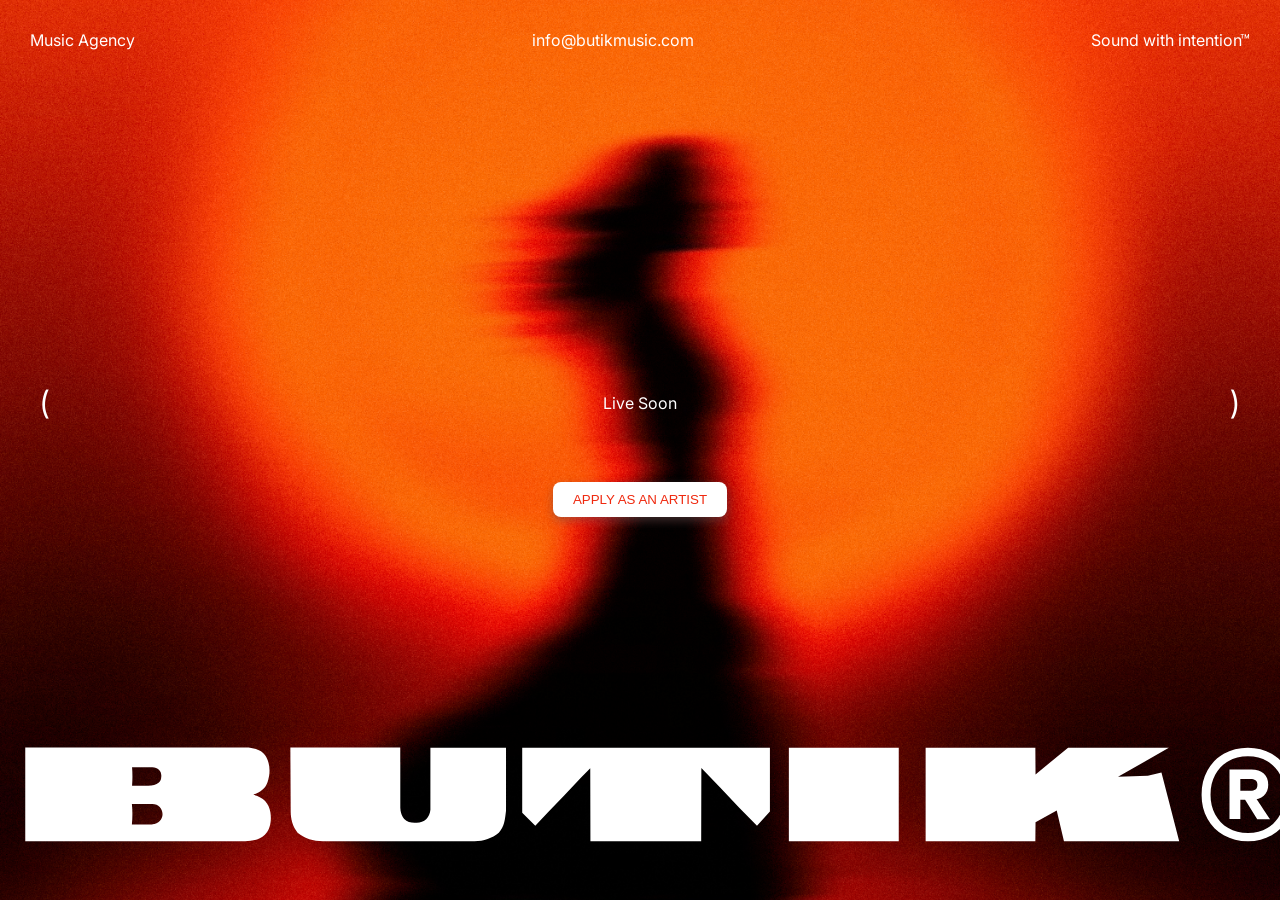
<file: index.html>
<!DOCTYPE html>
<html lang="en">
<head>
  <meta charset="UTF-8">
  <meta name="viewport" content="width=device-width, initial-scale=1.0">
  <title>Music Agency</title>
  <link rel="stylesheet" href="assets/base.css">
  <link rel="stylesheet" href="style.css">
  <link rel="preconnect" href="https://fonts.googleapis.com">
  <link rel="preconnect" href="https://fonts.gstatic.com" crossorigin>
  <link href="https://fonts.googleapis.com/css2?family=Inter:wght@400;500;600&display=swap" rel="stylesheet">
</head>
<body>
  <div class="container">
    <header class="header">
      <div class="header-top">
        <div class="header-left">Music Agency</div>
        <div class="header-center desktop-only"><a href="mailto:info@butikmusic.com">info@butikmusic.com</a></div>
        <div class="header-right">Sound with intention<span class="tm">™</span></div>
      </div>
      <div class="header-center mobile-only"><a href="mailto:info@butikmusic.com">info@butikmusic.com</a></div>
    </header>
    
    <main class="main-content">
      <section class="live-soon-section">
        <p class="live-soon-text"><span class="bracket">(</span> Live Soon <span class="bracket">)</span></p>
        <a href="./artist-form/index.html" target="_blank" rel="noopener noreferrer">
          <button
            class="artist-form-button"
          >
            Apply as an Artist
          </button>
        </a>
      </section>
      
      <section class="logo-section">
        <img src="assets/logo_white.svg" alt="Music Agency Logo">
      </section>
    </main>
  </div>
</body>
</html>
</file>
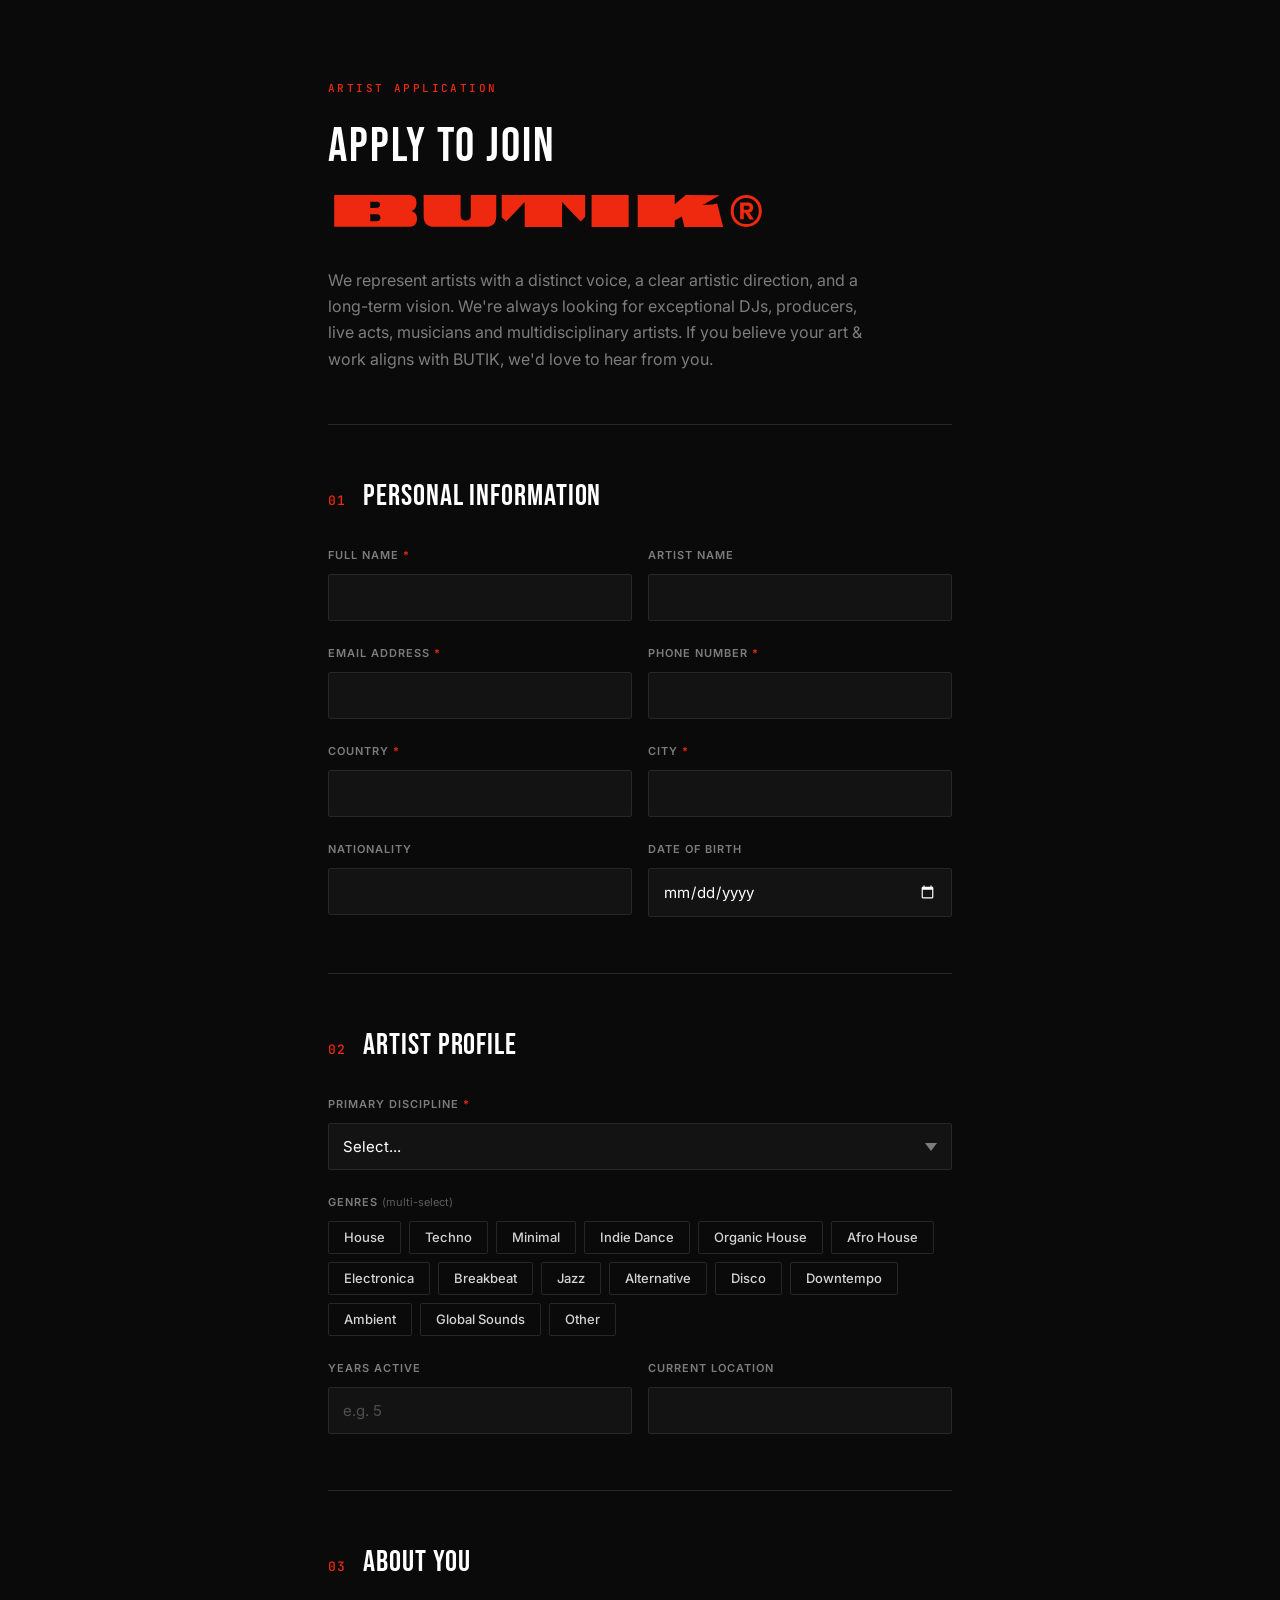
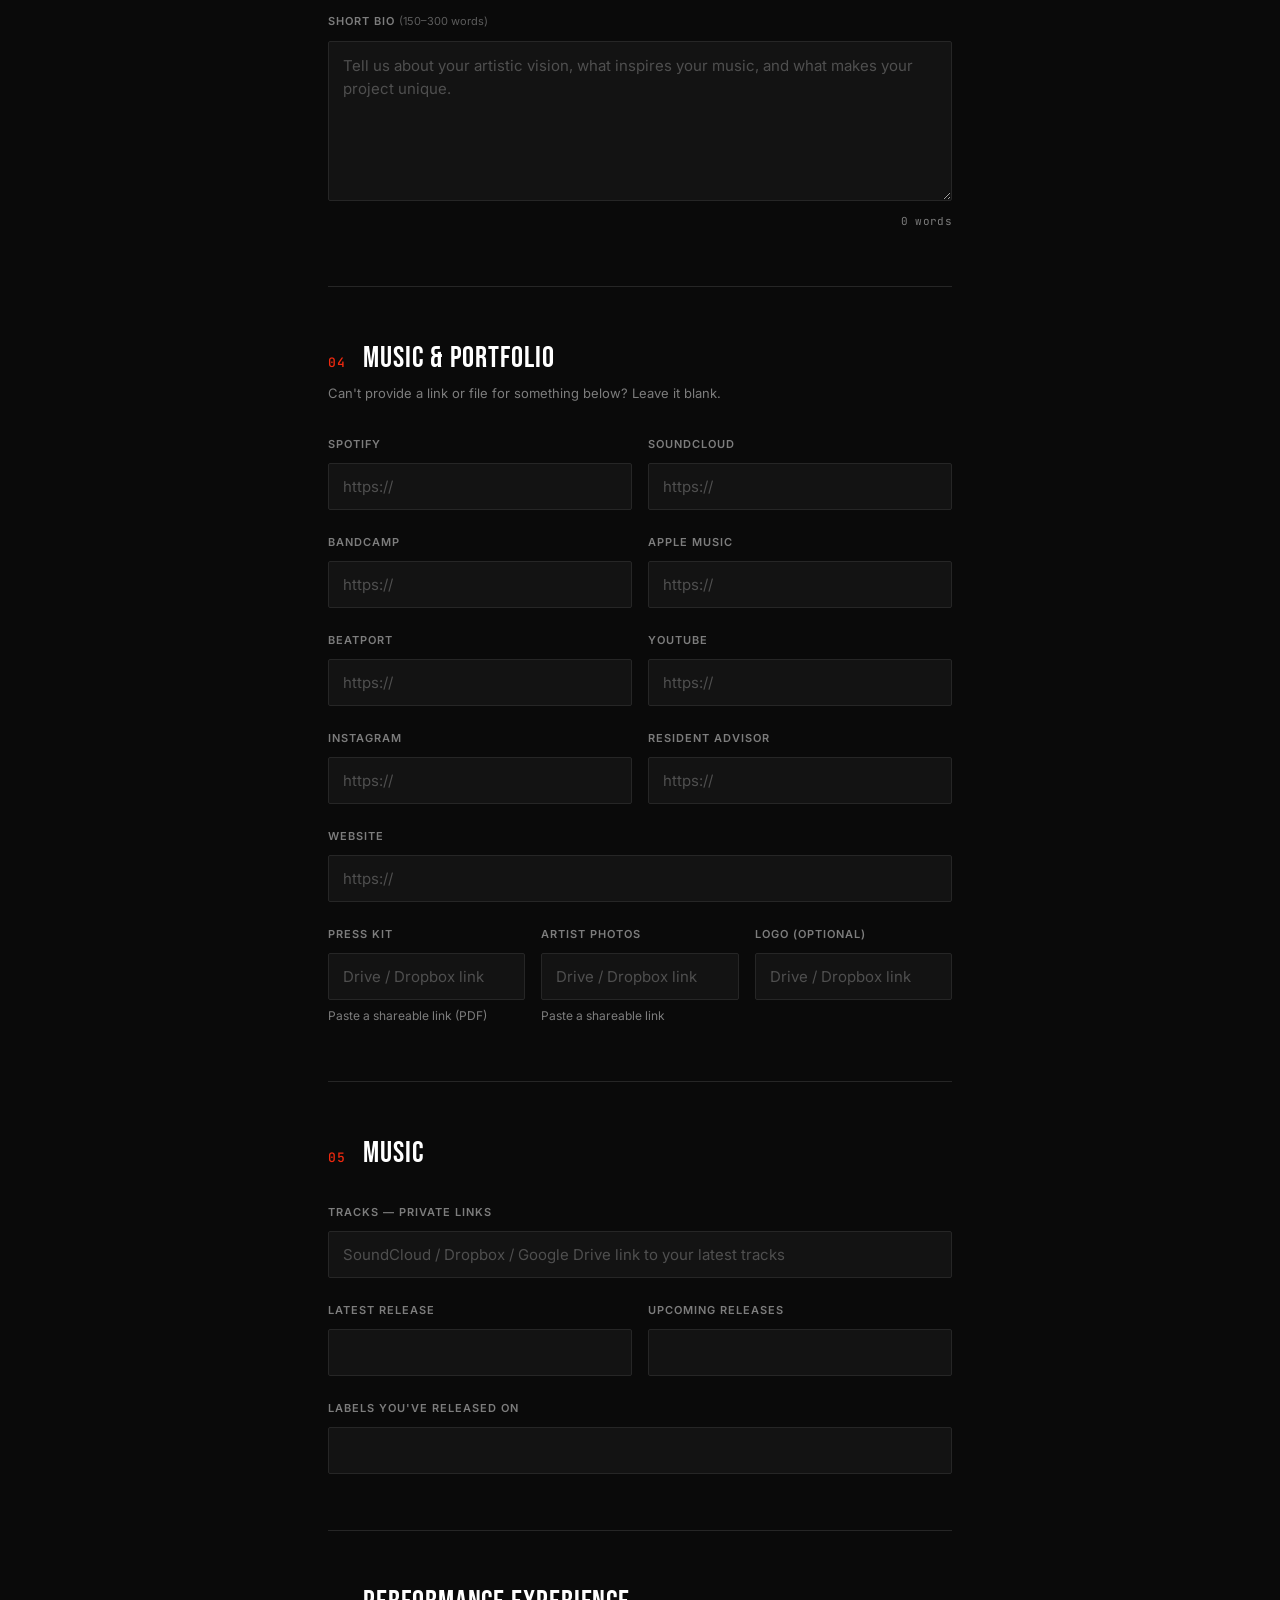
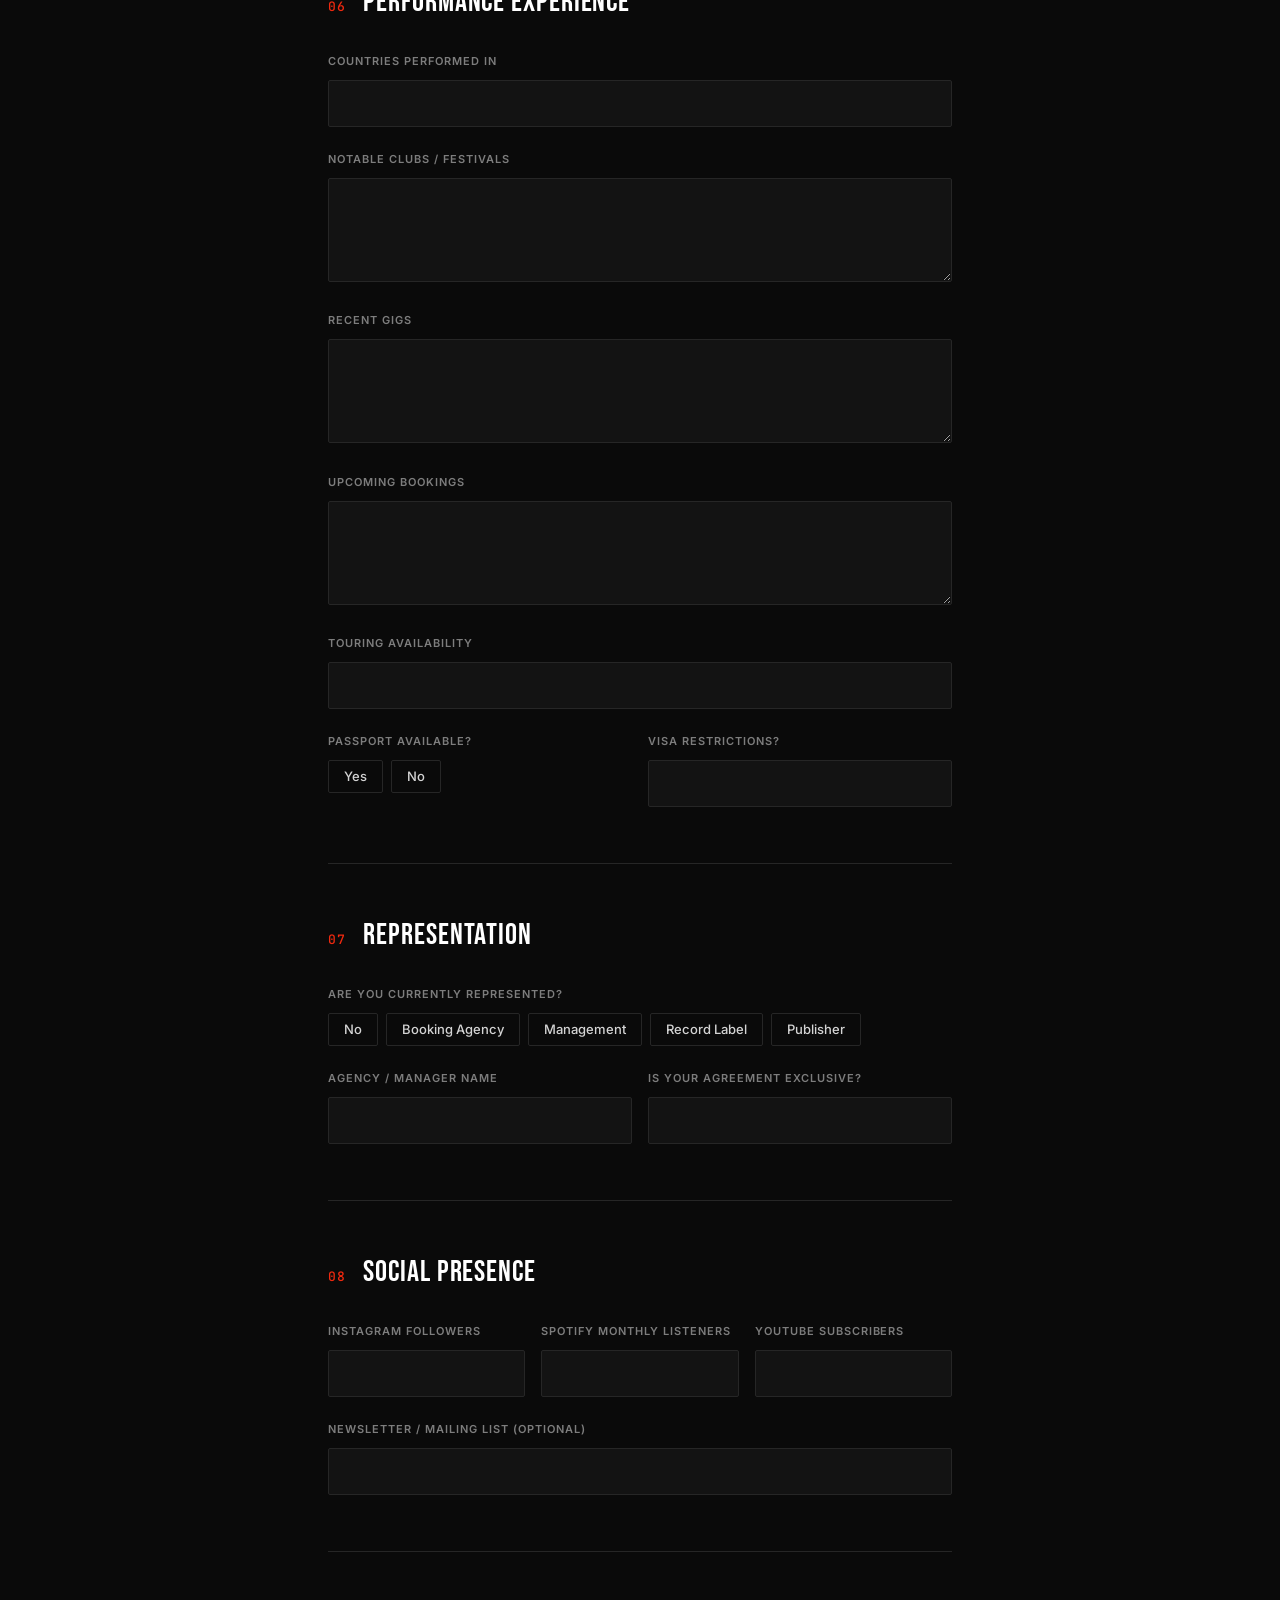
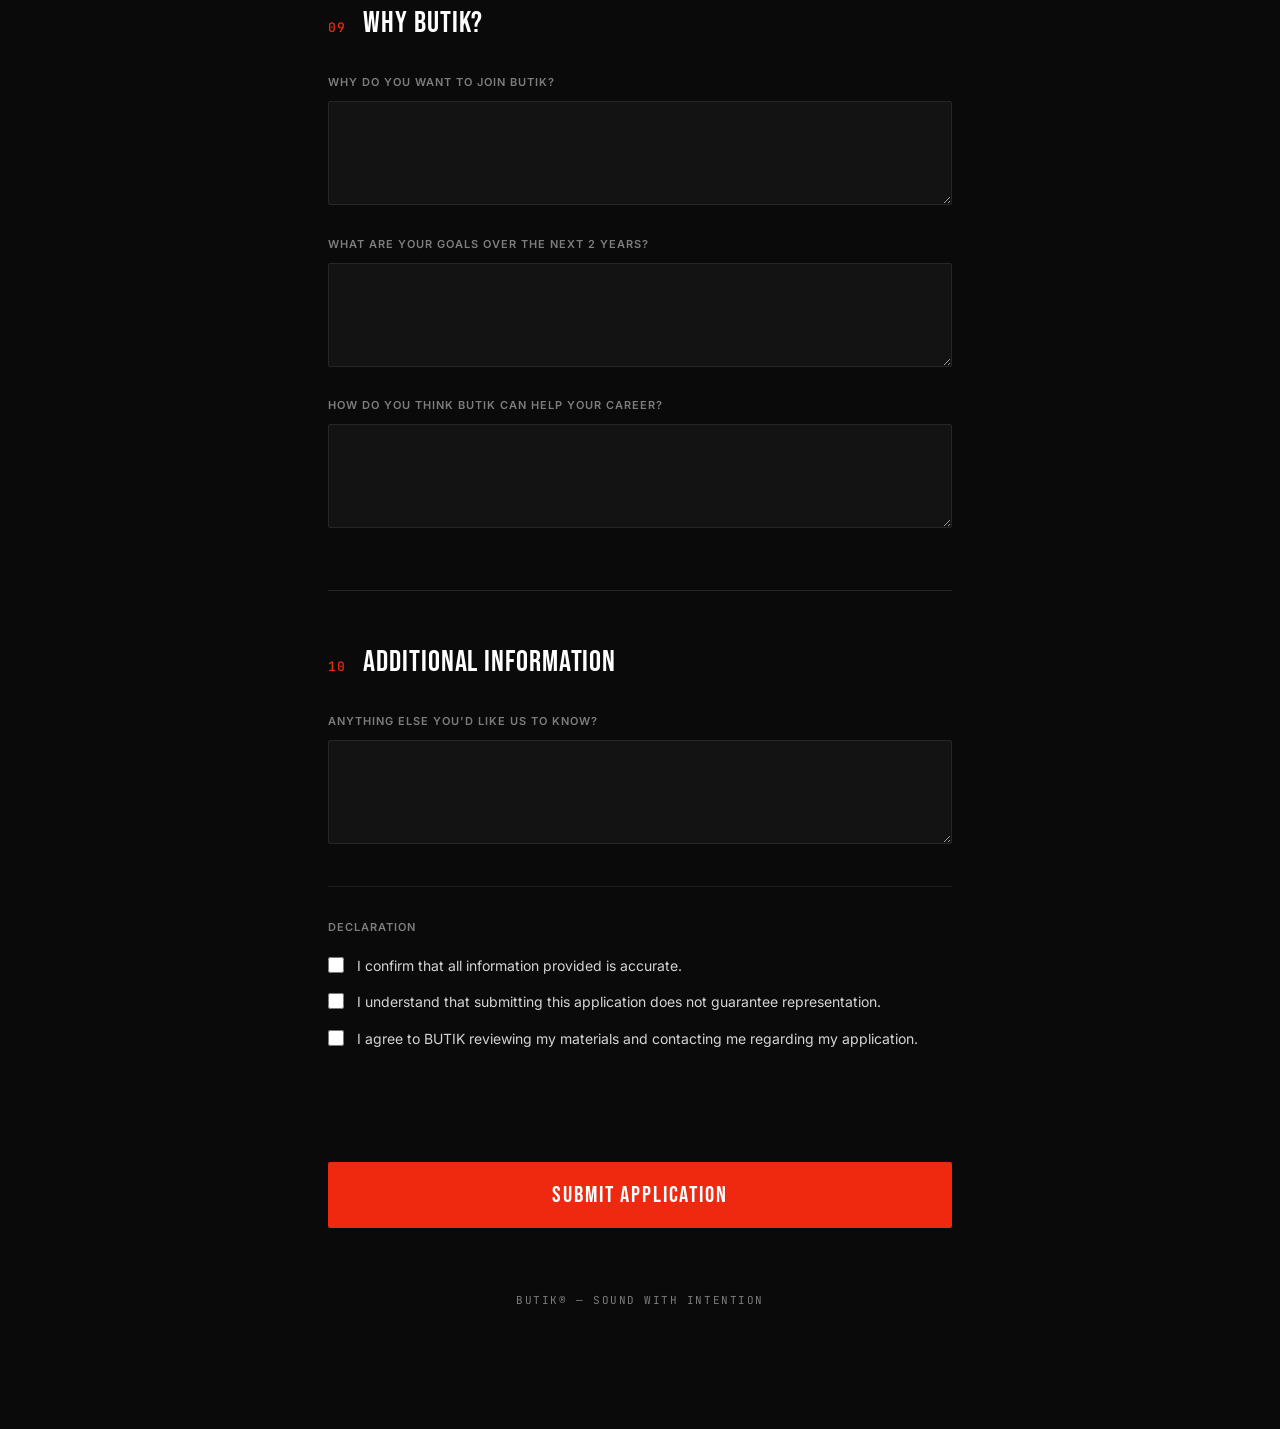
<file: artist-form/index.html>
<!DOCTYPE html>
<html lang="en">
<head>
<meta charset="UTF-8">
<meta name="viewport" content="width=device-width, initial-scale=1.0">
<title>BUTIK® — Artist Application</title>
<link rel="preconnect" href="https://fonts.googleapis.com">
<link href="https://fonts.googleapis.com/css2?family=Bebas+Neue&family=Inter:wght@400;500;600;700&family=JetBrains+Mono:wght@400;500&display=swap" rel="stylesheet">
<link rel="stylesheet" href="../assets/base.css">
<link rel="stylesheet" href="form.css">
</head>
<body>
<div id="rail"></div>

<div class="wrap" id="formWrap">

  <header class="hero">
    <div class="eyebrow">Artist Application</div>
    <h1 class="hero-title">Apply to join</h1>
    <img class="logo-mark" src="../assets/logo_red.svg" alt="BUTIK®">
    <p class="lede">We represent artists with a distinct voice, a clear artistic direction, and a long-term vision. We're always looking for exceptional DJs, producers, live acts, musicians and multidisciplinary artists. If you believe your art & work aligns with BUTIK, we'd love to hear from you.</p>
  </header>

  <form id="butikForm" novalidate>

    <!-- 1 -->
    <section class="block">
      <div class="sec-head"><span class="sec-num">01</span><span class="sec-title">Personal Information</span></div>
      <div class="row2">
        <div class="field"><label class="required">Full Name</label><input type="text" id="fullName" required></div>
        <div class="field"><label>Artist Name</label><input type="text" id="artistName"></div>
      </div>
      <div class="row2">
        <div class="field"><label class="required">Email Address</label><input type="email" id="email" required></div>
        <div class="field"><label class="required">Phone Number</label><input type="tel" id="phone" required></div>
      </div>
      <div class="row2">
        <div class="field"><label class="required">Country</label><input type="text" id="country" required></div>
        <div class="field"><label class="required">City</label><input type="text" id="city" required></div>
      </div>
      <div class="row2">
        <div class="field"><label>Nationality</label><input type="text" id="nationality"></div>
        <div class="field"><label>Date of Birth</label><input type="date" id="dob"></div>
      </div>
    </section>

    <!-- 2 -->
    <section class="block">
      <div class="sec-head"><span class="sec-num">02</span><span class="sec-title">Artist Profile</span></div>
      <div class="field">
        <label class="required">Primary Discipline</label>
        <select id="discipline" required>
          <option value="">Select...</option>
          <option>DJ</option><option>Producer</option><option>Live Act</option>
          <option>Band</option><option>Vocalist</option><option>Musician</option>
          <option>Hybrid Live</option><option>Other</option>
        </select>
      </div>
      <div class="field" id="disciplineOtherField" style="display:none;">
        <label>Please Specify</label>
        <input type="text" id="disciplineOther" placeholder="Tell us what you do">
      </div>
      <div class="field">
        <label>Genres <span class="note">(multi-select)</span></label>
        <div class="chip-group" id="genreGroup"></div>
      </div>
      <div class="field" id="genreOtherField" style="display:none;">
        <label>Please Specify</label>
        <input type="text" id="genreOther" placeholder="Tell us what genre(s)">
      </div>
      <div class="row2">
        <div class="field"><label>Years Active</label><input type="text" id="yearsActive" placeholder="e.g. 5"></div>
        <div class="field"><label>Current Location</label><input type="text" id="currentLocation"></div>
      </div>
    </section>

    <!-- 3 -->
    <section class="block">
      <div class="sec-head"><span class="sec-num">03</span><span class="sec-title">About You</span></div>
      <div class="field">
        <label>Short Bio <span class="note">(150–300 words)</span></label>
        <textarea id="bio" style="min-height:160px" placeholder="Tell us about your artistic vision, what inspires your music, and what makes your project unique."></textarea>
        <div class="charcount" id="bioCount">0 words</div>
      </div>
    </section>

    <!-- 4 -->
    <section class="block">
      <div class="sec-head"><span class="sec-num">04</span><span class="sec-title">Music &amp; Portfolio</span></div>
      <p class="sec-intro">Can't provide a link or file for something below? Leave it blank.</p>
      <div class="row2">
        <div class="field"><label>Spotify</label><input type="url" id="spotify" placeholder="https://"></div>
        <div class="field"><label>SoundCloud</label><input type="url" id="soundcloud" placeholder="https://"></div>
      </div>
      <div class="row2">
        <div class="field"><label>Bandcamp</label><input type="url" id="bandcamp" placeholder="https://"></div>
        <div class="field"><label>Apple Music</label><input type="url" id="appleMusic" placeholder="https://"></div>
      </div>
      <div class="row2">
        <div class="field"><label>Beatport</label><input type="url" id="beatport" placeholder="https://"></div>
        <div class="field"><label>YouTube</label><input type="url" id="youtube" placeholder="https://"></div>
      </div>
      <div class="row2">
        <div class="field"><label>Instagram</label><input type="url" id="instagram" placeholder="https://"></div>
        <div class="field"><label>Resident Advisor</label><input type="url" id="ra" placeholder="https://"></div>
      </div>
      <div class="field"><label>Website</label><input type="url" id="website" placeholder="https://"></div>
      <div class="row3">
        <div class="field"><label>Press Kit</label><input type="url" id="pressKit" placeholder="Drive / Dropbox link"><div class="hint">Paste a shareable link (PDF)</div></div>
        <div class="field"><label>Artist Photos</label><input type="url" id="photos" placeholder="Drive / Dropbox link"><div class="hint">Paste a shareable link</div></div>
        <div class="field"><label>Logo (optional)</label><input type="url" id="logo" placeholder="Drive / Dropbox link"></div>
      </div>
    </section>

    <!-- 5 -->
    <section class="block">
      <div class="sec-head"><span class="sec-num">05</span><span class="sec-title">Music</span></div>
      <div class="field">
        <label>Tracks — Private Links</label>
        <input type="url" id="trackLinks" placeholder="SoundCloud / Dropbox / Google Drive link to your latest tracks">
      </div>
      <div class="row2">
        <div class="field"><label>Latest Release</label><input type="text" id="latestRelease"></div>
        <div class="field"><label>Upcoming Releases</label><input type="text" id="upcomingReleases"></div>
      </div>
      <div class="field"><label>Labels You've Released On</label><input type="text" id="labels"></div>
    </section>

    <!-- 6 -->
    <section class="block">
      <div class="sec-head"><span class="sec-num">06</span><span class="sec-title">Performance Experience</span></div>
      <div class="field"><label>Countries Performed In</label><input type="text" id="countriesPerformed"></div>
      <div class="field"><label>Notable Clubs / Festivals</label><textarea id="notableVenues"></textarea></div>
      <div class="field"><label>Recent Gigs</label><textarea id="recentGigs"></textarea></div>
      <div class="field"><label>Upcoming Bookings</label><textarea id="upcomingBookings"></textarea></div>
      <div class="field"><label>Touring Availability</label><input type="text" id="touringAvailability"></div>
      <div class="row2">
        <div class="field">
          <label>Passport Available?</label>
          <div class="radio-group chip-group" id="passportGroup"></div>
        </div>
        <div class="field"><label>Visa Restrictions?</label><input type="text" id="visaRestrictions"></div>
      </div>
    </section>

    <!-- 7 -->
    <section class="block">
      <div class="sec-head"><span class="sec-num">07</span><span class="sec-title">Representation</span></div>
      <div class="field">
        <label>Are You Currently Represented?</label>
        <div class="chip-group" id="repGroup"></div>
      </div>
      <div class="row2">
        <div class="field"><label>Agency / Manager Name</label><input type="text" id="repName"></div>
        <div class="field"><label>Is Your Agreement Exclusive?</label><input type="text" id="repExclusive"></div>
      </div>
    </section>

    <!-- 8 -->
    <section class="block">
      <div class="sec-head"><span class="sec-num">08</span><span class="sec-title">Social Presence</span></div>
      <div class="row3">
        <div class="field"><label>Instagram Followers</label><input type="number" id="igFollowers" min="0"></div>
        <div class="field"><label>Spotify Monthly Listeners</label><input type="number" id="spotifyListeners" min="0"></div>
        <div class="field"><label>YouTube Subscribers</label><input type="number" id="ytSubs" min="0"></div>
      </div>
      <div class="field"><label>Newsletter / Mailing List (optional)</label><input type="text" id="newsletter"></div>
    </section>

    <!-- 9 -->
    <section class="block">
      <div class="sec-head"><span class="sec-num">09</span><span class="sec-title">Why BUTIK?</span></div>
      <div class="field"><label>Why Do You Want to Join BUTIK?</label><textarea id="whyButik"></textarea></div>
      <div class="field"><label>What Are Your Goals Over the Next 2 Years?</label><textarea id="goals"></textarea></div>
      <div class="field"><label>How Do You Think BUTIK Can Help Your Career?</label><textarea id="howHelp"></textarea></div>
    </section>

    <!-- 10 -->
    <section class="block">
      <div class="sec-head"><span class="sec-num">10</span><span class="sec-title">Additional Information</span></div>
      <div class="field"><label>Anything Else You'd Like Us to Know?</label><textarea id="additional"></textarea></div>

      <div class="decl-group">
        <p class="decl-title">Declaration</p>
        <div class="decl"><input type="checkbox" id="d1" required><label for="d1">I confirm that all information provided is accurate.</label></div>
        <div class="decl"><input type="checkbox" id="d2" required><label for="d2">I understand that submitting this application does not guarantee representation.</label></div>
        <div class="decl"><input type="checkbox" id="d3" required><label for="d3">I agree to BUTIK reviewing my materials and contacting me regarding my application.</label></div>
      </div>
    </section>

    <div class="submit-block">
      <button type="submit" id="submitBtn">SUBMIT APPLICATION</button>
      <div class="err" id="errMsg">Please complete all required fields and confirm the declarations above.</div>
    </div>

  </form>

  <footer class="foot">BUTIK® — SOUND WITH INTENTION</footer>
</div>

<div id="successScreen">
  <span class="tick">✓</span>
  <h2>APPLICATION RECEIVED</h2>
  <p>Thank you for applying to BUTIK. We review every submission carefully — if there's alignment, our team will be in touch.</p>
</div>

<script src="form.js"></script>
</body>
</html>
</file>
<file: assets/base.css>
/* Shared brand foundation — used by both the landing page and the artist form. */

* {
  margin: 0;
  padding: 0;
  box-sizing: border-box;
}

:root {
  --brand-red: #ef290f;
  --brand-red-hover: #ff3a1c;
  --brand-white: #ffffff;
  --font-sans:
    "Inter",
    -apple-system,
    BlinkMacSystemFont,
    "Segoe UI",
    Roboto,
    sans-serif;
}
</file>
<file: style.css>
:root {
  --color-white: var(--brand-white);
  --color-black: #000;
  --color-grey: #d8d8d8;
  --color-red: var(--brand-red);
  --color-red-hover: var(--brand-red-hover);
}

body {
  font-family: var(--font-sans);
  font-style: normal;
  font-weight: 400;
  font-size: 1rem;
  color: var(--color-white);
  min-height: 100vh;
  background-image: url("assets/background.jpg");
  background-size: cover;
  background-position: center;
  background-repeat: no-repeat;
  background-attachment: fixed;
  overflow: hidden;
}

.container {
  min-height: 100vh;
  display: flex;
  flex-direction: column;
}

.header {
  display: flex;
  flex-direction: column;
  align-items: center;
  padding: 40px;
}

.header-top {
  display: flex;
  justify-content: space-between;
  align-items: center;
  width: 100%;
  margin-bottom: 20px;
}

.tm {
  font-size: 1rem;
  margin-left: -2px;
}

.header-center {
  font-size: 1rem;
}

.header-center a {
  color: var(--color-white);
  text-decoration: none;
}

.header-center a:hover {
  color: var(--color-grey);
}

.header-center a:active {
  color: var(--color-grey);
}

.desktop-only {
  display: none;
}

.main-content {
  flex: 1;
  display: flex;
  flex-direction: column;
  justify-content: center;
  align-items: center;
}

.live-soon-section {
  text-align: center;
  margin-bottom: 80px;
  width: 100%;
}

.live-soon-text {
  font-size: 1rem;
  display: flex;
  justify-content: space-between;
  align-items: center;
}

.bracket {
  font-size: 2rem;
  margin: 0 40px;
}

.artist-form-button {
  cursor: pointer;
  border: 0;
  padding: 10px 20px;
  margin-top: 60px;
  border-radius: 8px;
  text-transform: uppercase;
  color: var(--color-red);
  background-color: var(--color-white);
  box-shadow: 0px 4px 10px rgb(113 78 78 / 50%);
}

.artist-form-button:hover {
  color: var(--color-white);
  background-color: var(--color-red-hover);
}

.logo-section {
  width: 103%;
  display: flex;
  justify-content: center;
  align-items: center;
}

.logo-section img {
  width: 100%;
  height: auto;
  object-fit: contain;
}

@media (min-width: 768px) {
  .header {
    flex-direction: row;
    justify-content: space-between;
    padding: 30px;
  }

  .header-top {
    margin-bottom: 0;
  }

  .mobile-only {
    display: none;
  }

  .desktop-only {
    display: inline-block;
  }

  .header-left {
    font-size: 1rem;
  }

  .header-right {
    font-size: 1rem;
  }

  .main-content {
    justify-content: center;
  }

  .logo-section {
    position: absolute;
    bottom: -10px;
  }

  .live-soon-text {
    font-size: 1rem;
  }
}

@media (min-width: 1024px) {
  .header {
    flex-direction: row;
    justify-content: space-between;
    padding: 30px;
  }

  .header-top {
    margin-bottom: 0;
  }

  .mobile-only {
    display: none;
  }

  .header-left {
    font-size: 1rem;
  }

  .header-right {
    font-size: 1rem;
  }

  .logo-section {
    position: absolute;
    bottom: 40px;
    left: 0;
    right: 0;
  }

  .live-soon-text {
    font-size: 1rem;
  }
}
</file>
<file: artist-form/form.css>
:root{
  --black:#0a0a0a;
  --panel:#131313;
  --line:#262626;
  --line-soft:#1c1c1c;
  --grey:#d4d4d4;
  --grey-dim:#7d7d7d;
  --white:var(--brand-white);
  --red:var(--brand-red);
  --red-hover:var(--brand-red-hover);

  --gap:16px;              /* grid gutter */
  --field-gap:24px;        /* vertical rhythm between fields */
  --section-pad:56px;      /* top/bottom of each section */
}
body{
  background:var(--black);
  color:var(--grey);
  font-family:var(--font-sans);
  font-size:15px;
  line-height:1.55;
  -webkit-font-smoothing:antialiased;
  text-rendering:optimizeLegibility;
}
::selection{background:var(--red);color:var(--white);}

/* progress rail */
#rail{
  position:fixed;top:0;left:0;height:3px;width:0%;
  background:var(--red);
  z-index:100;
  transition:width .15s ease;
}

.wrap{max-width:680px;margin:0 auto;padding:0 28px 120px;}

/* ---------- HERO ---------- */
header.hero{
  padding:80px 0 52px;
  border-bottom:1px solid var(--line);
}
.eyebrow{
  font-family:'JetBrains Mono',monospace;
  font-size:11px;font-weight:500;
  letter-spacing:.22em;text-transform:uppercase;
  color:var(--red);
  margin:0 0 26px;
}
.hero-title{
  font-family:'Bebas Neue',sans-serif;
  font-size:clamp(34px,6vw,48px);
  font-weight:400;
  line-height:1;
  letter-spacing:.04em;
  text-transform:uppercase;
  color:var(--white);
  margin:0 0 18px;
}
.logo-mark{
  display:block;
  width:100%;
  max-width:440px;
  height:auto;
  margin:0;
}
.lede{
  margin:34px 0 0;
  font-size:16px;
  line-height:1.65;
  color:var(--grey-dim);
  max-width:54ch;
  font-weight:400;
}

/* ---------- SECTIONS ---------- */
section.block{
  padding:var(--section-pad) 0;
  border-bottom:1px solid var(--line);
}
section.block:last-of-type{border-bottom:none;}

.sec-head{
  display:flex;
  align-items:baseline;
  gap:18px;
  margin-bottom:36px;
}
.sec-num{
  font-family:'JetBrains Mono',monospace;
  font-size:13px;font-weight:500;
  color:var(--red);
  letter-spacing:.05em;
  line-height:1;
  padding-top:2px;
}
.sec-title{
  font-family:'Bebas Neue',sans-serif;
  font-size:30px;
  font-weight:400;
  letter-spacing:.03em;
  color:var(--white);
  text-transform:uppercase;
  line-height:1;
}
.sec-intro{
  font-size:13px;
  color:var(--grey-dim);
  margin:-26px 0 32px;
  max-width:54ch;
  line-height:1.6;
}

/* ---------- FIELDS ---------- */
.field{margin-bottom:var(--field-gap);}
.field:last-child{margin-bottom:0;}
.field label{
  display:block;
  font-size:11px;
  font-weight:600;
  letter-spacing:.09em;
  text-transform:uppercase;
  color:var(--grey-dim);
  margin-bottom:10px;
}
.field label .note{
  text-transform:none;
  letter-spacing:0;
  font-weight:400;
  color:#5c5c5c;
}
.hint{
  font-size:12px;
  color:var(--grey-dim);
  margin-top:7px;
  line-height:1.5;
}

input[type=text], input[type=email], input[type=tel], input[type=date],
input[type=number], input[type=url], textarea, select{
  width:100%;
  background:var(--panel);
  border:1px solid var(--line);
  color:var(--white);
  padding:12px 14px;
  font-size:15px;
  font-weight:400;
  font-family:var(--font-sans);
  line-height:1.4;
  border-radius:2px;
  outline:none;
  transition:border-color .15s ease, background .15s ease;
}
input::placeholder, textarea::placeholder{color:#4f4f4f;}
input:focus, textarea:focus, select:focus{
  border-color:var(--red);
  background:#171717;
}
input[type=date]{color-scheme:dark;}
textarea{resize:vertical;min-height:104px;line-height:1.55;}
select{
  appearance:none;-webkit-appearance:none;cursor:pointer;
  background-image:url("data:image/svg+xml;utf8,<svg xmlns='http://www.w3.org/2000/svg' width='12' height='8'><path d='M0 0l6 8 6-8z' fill='%237d7d7d'/></svg>");
  background-repeat:no-repeat;background-position:right 14px center;
  padding-right:38px;
}

/* ---------- GRID ROWS ---------- */
.row2{display:grid;grid-template-columns:1fr 1fr;gap:var(--gap);margin-bottom:var(--field-gap);}
.row3{display:grid;grid-template-columns:1fr 1fr 1fr;gap:var(--gap);margin-bottom:var(--field-gap);}
.row2:last-child, .row3:last-child{margin-bottom:0;}
.row2 .field, .row3 .field{margin-bottom:0;}
@media(max-width:560px){
  .row2,.row3{grid-template-columns:1fr;gap:var(--field-gap);}
}

/* ---------- CHIPS ---------- */
.chip-group{display:flex;flex-wrap:wrap;gap:8px;}
.chip{
  border:1px solid var(--line);
  padding:9px 15px;
  border-radius:2px;
  font-size:13px;
  font-weight:500;
  cursor:pointer;
  user-select:none;
  color:var(--grey);
  line-height:1;
  transition:border-color .12s ease, background .12s ease, color .12s ease;
}
.chip:hover{border-color:var(--grey-dim);}
.chip.active{background:var(--red);border-color:var(--red);color:var(--white);}
.chip input{display:none;}

.charcount{
  font-size:11px;
  color:var(--grey-dim);
  text-align:right;
  margin-top:6px;
  font-family:'JetBrains Mono',monospace;
  letter-spacing:.03em;
}

/* ---------- DECLARATIONS ---------- */
.decl-group{margin-top:36px;padding-top:32px;border-top:1px solid var(--line-soft);}
.decl-title{
  font-size:11px;font-weight:600;letter-spacing:.09em;text-transform:uppercase;
  color:var(--grey-dim);margin:0 0 18px;
}
.decl{display:flex;gap:13px;align-items:flex-start;margin-bottom:15px;}
.decl:last-child{margin-bottom:0;}
.decl input{
  margin:2px 0 0;
  accent-color:var(--red);
  width:16px;height:16px;
  flex-shrink:0;cursor:pointer;
}
.decl label{
  font-size:14px;color:var(--grey);line-height:1.55;
  text-transform:none;letter-spacing:0;font-weight:400;
  cursor:pointer;
}

/* ---------- SUBMIT ---------- */
.submit-block{padding:56px 0 24px;}
button#submitBtn{
  background:var(--red);color:var(--white);border:none;
  font-family:'Bebas Neue',sans-serif;
  font-size:23px;font-weight:400;letter-spacing:.08em;
  padding:19px 56px;cursor:pointer;border-radius:2px;
  transition:background .12s ease;
  width:100%;
}
button#submitBtn:hover{background:var(--red-hover);}
button#submitBtn:disabled{background:#333;color:#888;cursor:not-allowed;}
.err{
  color:var(--red);font-size:13px;
  margin-top:16px;text-align:center;display:none;
}

/* ---------- SUCCESS ---------- */
#successScreen{display:none;text-align:center;padding:150px 28px;}
#successScreen .tick{
  font-size:64px;color:var(--red);display:block;
  margin-bottom:24px;line-height:1;
}
#successScreen h2{
  font-family:'Bebas Neue',sans-serif;color:var(--white);
  font-size:42px;font-weight:400;letter-spacing:.03em;margin:0 0 18px;
}
#successScreen p{max-width:44ch;margin:0 auto;line-height:1.65;font-size:15px;color:var(--grey-dim);}

/* ---------- FOOTER ---------- */
footer.foot{
  text-align:center;padding:40px 0 0;
  font-family:'JetBrains Mono',monospace;
  font-size:11px;font-weight:400;letter-spacing:.14em;color:var(--grey-dim);
  text-transform:uppercase;
}

.required:after{content:" *";color:var(--red);}
</file>
